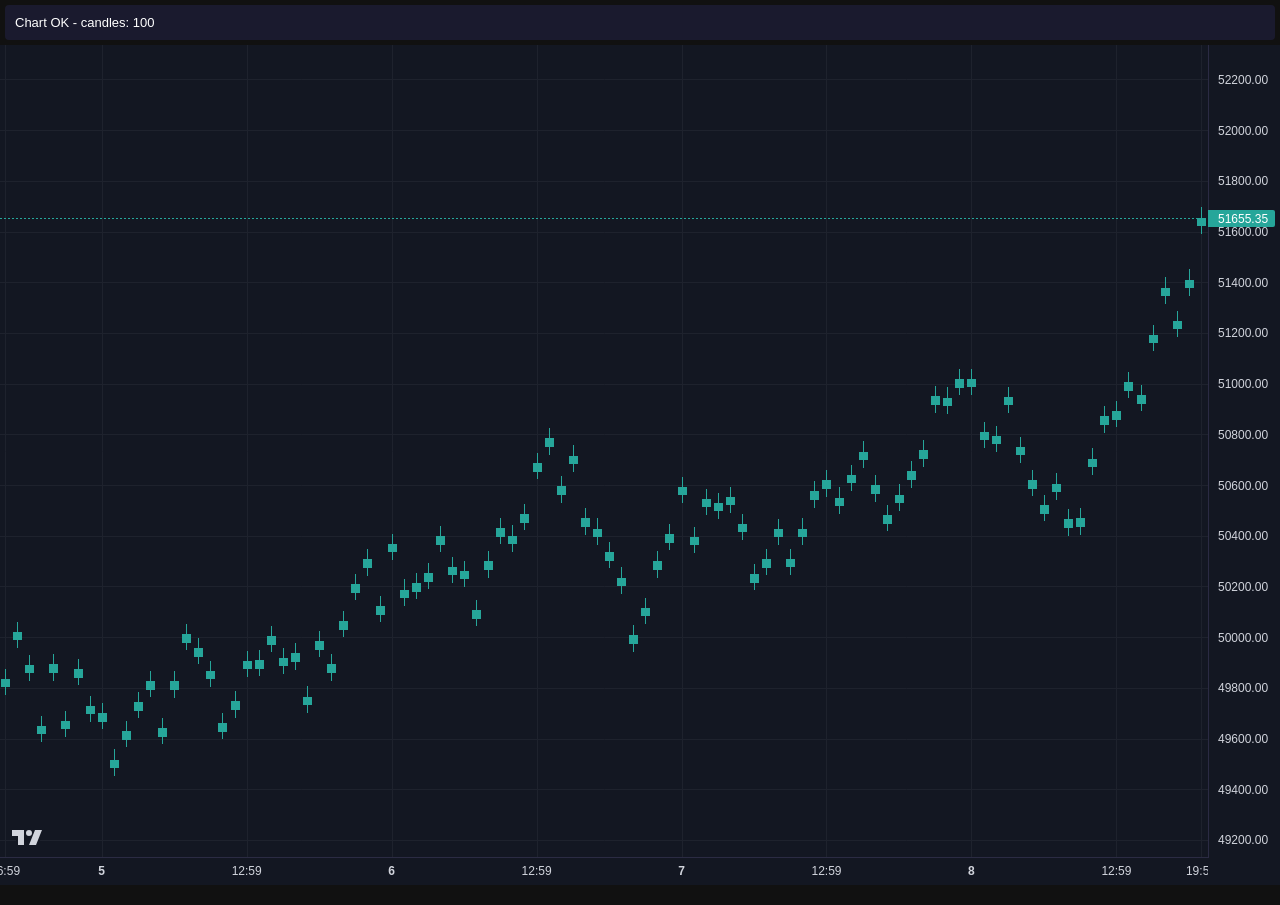
<file: frontend/debug.html>
<!DOCTYPE html>
<html>
<head><meta charset="UTF-8">
<script src="js/lightweight-charts.js"></script>
<style>
html,body{margin:0;padding:0;height:100%;background:#111;color:#fff;font-family:sans-serif}
#status{padding:10px;background:#1a1a2e;margin:5px;border-radius:4px;font-size:13px}
</style>
</head>
<body>
<div id="status">Loading...</div>
<div id="chart" style="width:100%;height:calc(100vh - 60px);background:#131722"></div>
<script>
try {
  document.getElementById('status').textContent = 'LightweightCharts: ' + (typeof LightweightCharts);
  if (typeof LightweightCharts !== 'undefined') {
    const chart = LightweightCharts.createChart(document.getElementById('chart'), {
      width: window.innerWidth,
      height: window.innerHeight - 60,
      layout: { background:{color:'#131722'}, textColor:'#d1d4dc' },
      grid: { vertLines:{color:'#1e222d'}, horzLines:{color:'#1e222d'} },
      timeScale: { timeVisible:true, secondsVisible:false }
    });
    const series = chart.addSeries(LightweightCharts.CandlestickSeries, {
      upColor:'#26a69a', downColor:'#ef5350'
    });
    const t = Math.floor(Date.now()/1000) - 86400*30;
    let p = 50000;
    const data = [];
    for(let i=0;i<100;i++){
      p += (Math.random()-0.5)*500;
      data.push({time: t+i*3600, open: p-20, high: p+50, low: p-50, close: p+10, volume: Math.random()*10000});
    }
    series.setData(data);
    chart.timeScale().fitContent();
    document.getElementById('status').textContent = 'Chart OK - candles: ' + data.length;
  }
} catch(e) {
  document.getElementById('status').textContent = 'ERROR: ' + e.message;
}
</script>
</body>
</html>
</file>
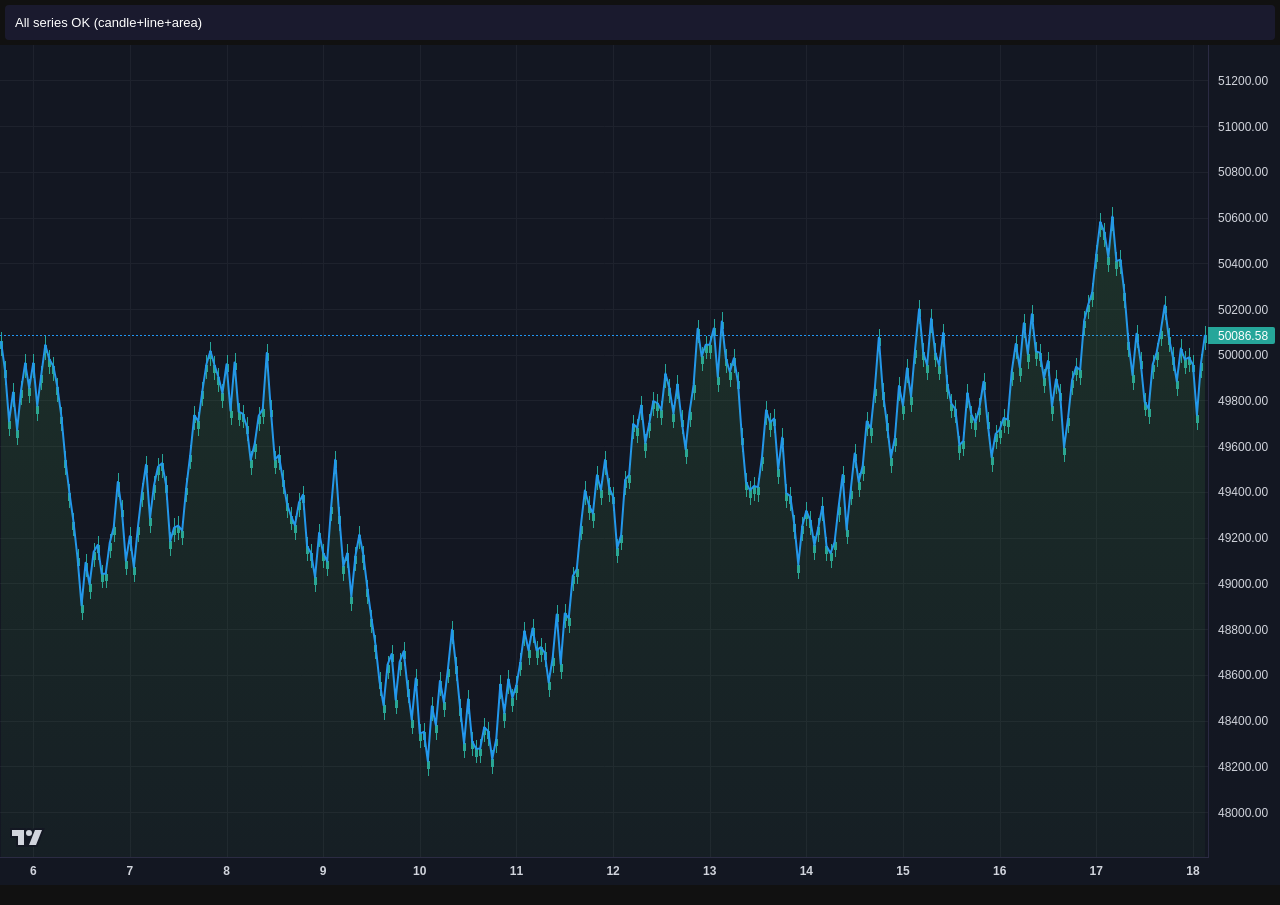
<file: frontend/ichi-test.html>
<!DOCTYPE html>
<html>
<head><meta charset="UTF-8">
<script src="js/lightweight-charts.js"></script>
<style>
html,body{margin:0;padding:0;height:100%;background:#111;color:#fff;font-family:sans-serif}
#status{padding:10px;background:#1a1a2e;margin:5px;border-radius:4px;font-size:13px}
</style>
</head>
<body>
<div id="status">Loading...</div>
<div id="chart" style="width:100%;height:calc(100vh - 60px);background:#131722"></div>
<script>
try {
  document.getElementById('status').textContent = 'LightweightCharts: ' + (typeof LightweightCharts);
  if (typeof LightweightCharts !== 'undefined') {
    const chart = LightweightCharts.createChart(document.getElementById('chart'), {
      width: window.innerWidth,
      height: window.innerHeight - 60,
      layout: { background:{color:'#131722'}, textColor:'#d1d4dc' },
      grid: { vertLines:{color:'#1e222d'}, horzLines:{color:'#1e222d'} },
      timeScale: { timeVisible:true, secondsVisible:false }
    });

    // Add candles
    const candle = chart.addSeries(LightweightCharts.CandlestickSeries, {
      upColor:'#26a69a', downColor:'#ef5350',
      borderUpColor:'#26a69a', borderDownColor:'#ef5350',
      wickUpColor:'#26a69a', wickDownColor:'#ef5350'
    });

    let p = 50000;
    const data = [];
    const t = Math.floor(Date.now()/1000) - 86400*60;
    for(let i=0;i<300;i++){
      p += (Math.random()-0.5)*500;
      data.push({time: t+i*3600, open: p-20, high: p+50, low: p-50, close: p+10, volume: Math.random()*10000});
    }
    candle.setData(data);

    // Add line series - same pattern as ichimoku
    const line = chart.addSeries(LightweightCharts.LineSeries, {
      color: '#2196F3',
      lineWidth: 2,
      lastValueVisible: false,
    });
    const lineData = data.map(d => ({ time: d.time, value: d.close }));
    line.setData(lineData);

    // Add area series
    const area = chart.addSeries(LightweightCharts.AreaSeries, {
      topColor: 'rgba(76, 175, 80, 0.2)',
      bottomColor: 'rgba(76, 175, 80, 0.05)',
      lineColor: 'transparent',
      lineWidth: 0,
      lastValueVisible: false,
    });
    area.setData(lineData);

    chart.timeScale().fitContent();
    document.getElementById('status').textContent = 'All series OK (candle+line+area)';
  }
} catch(e) {
  document.getElementById('status').textContent = 'ERROR: ' + e.message;
}
</script>
</body>
</html>
</file>
